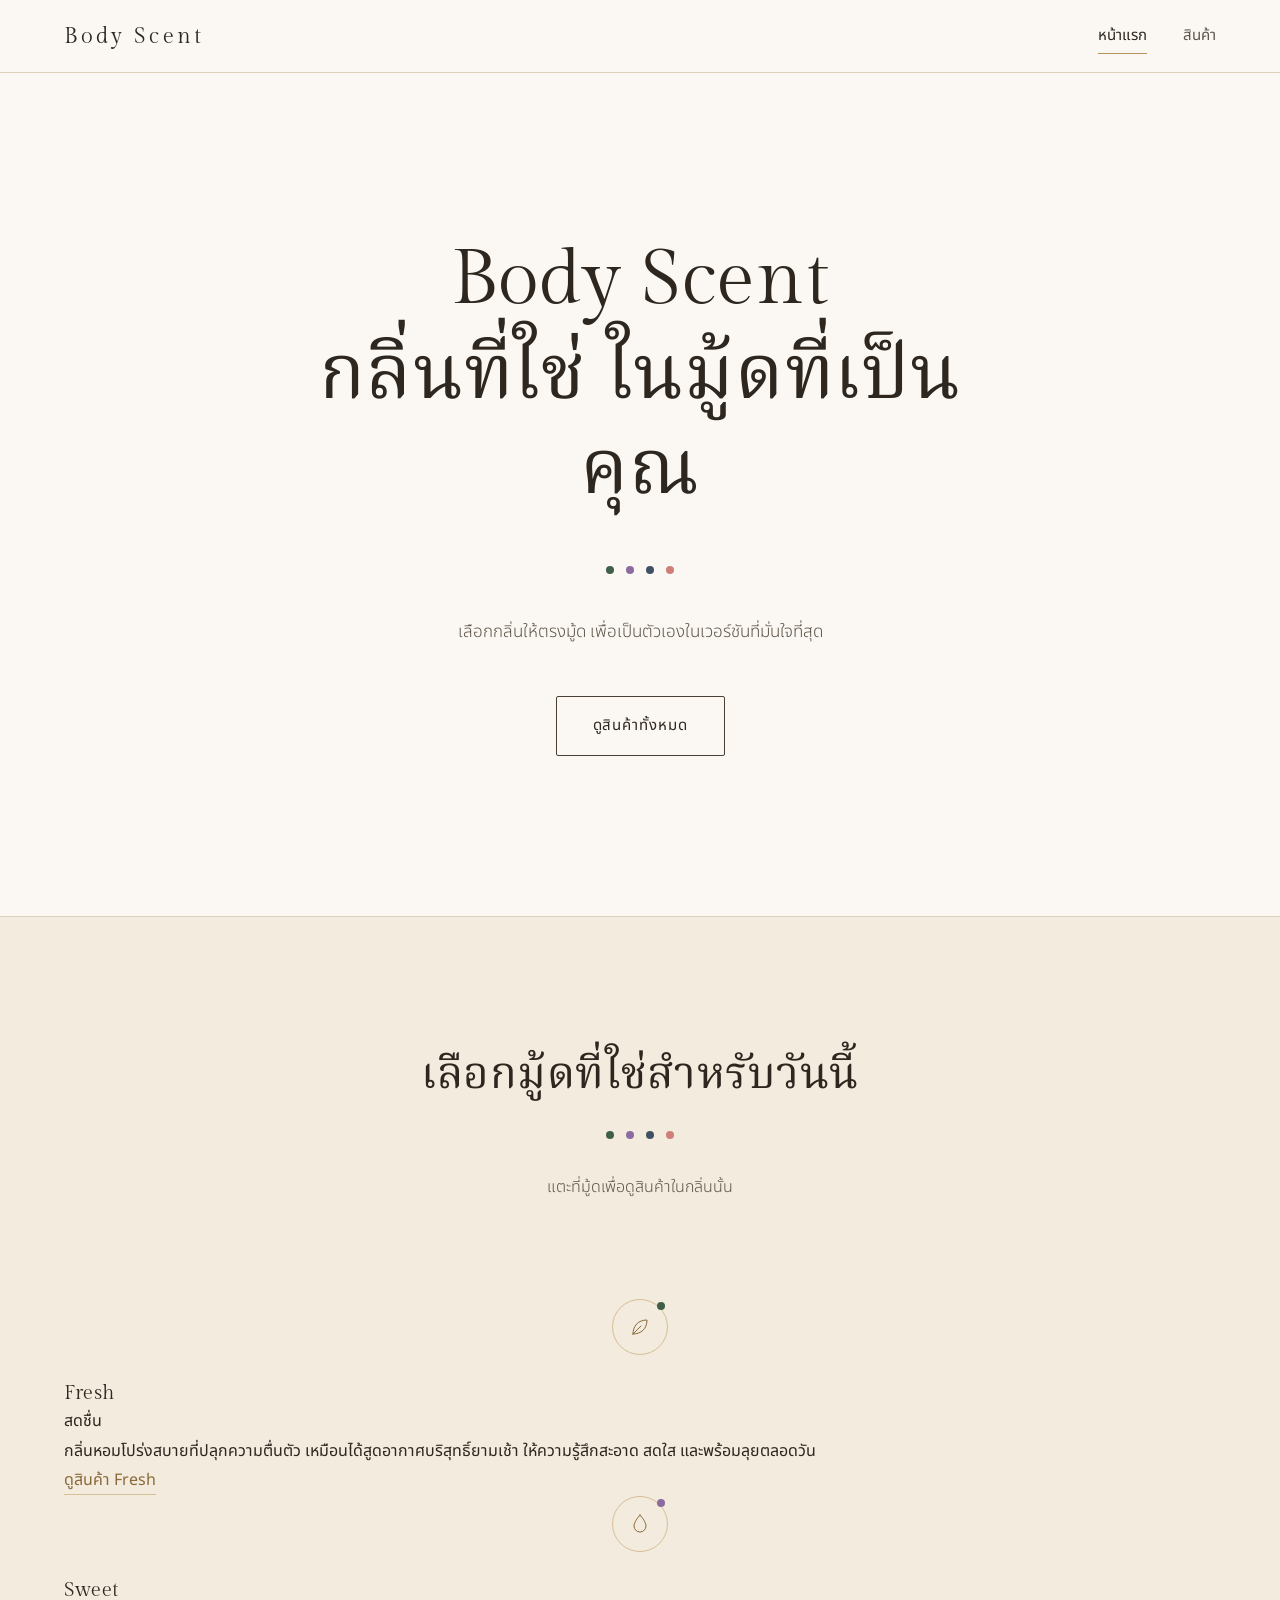
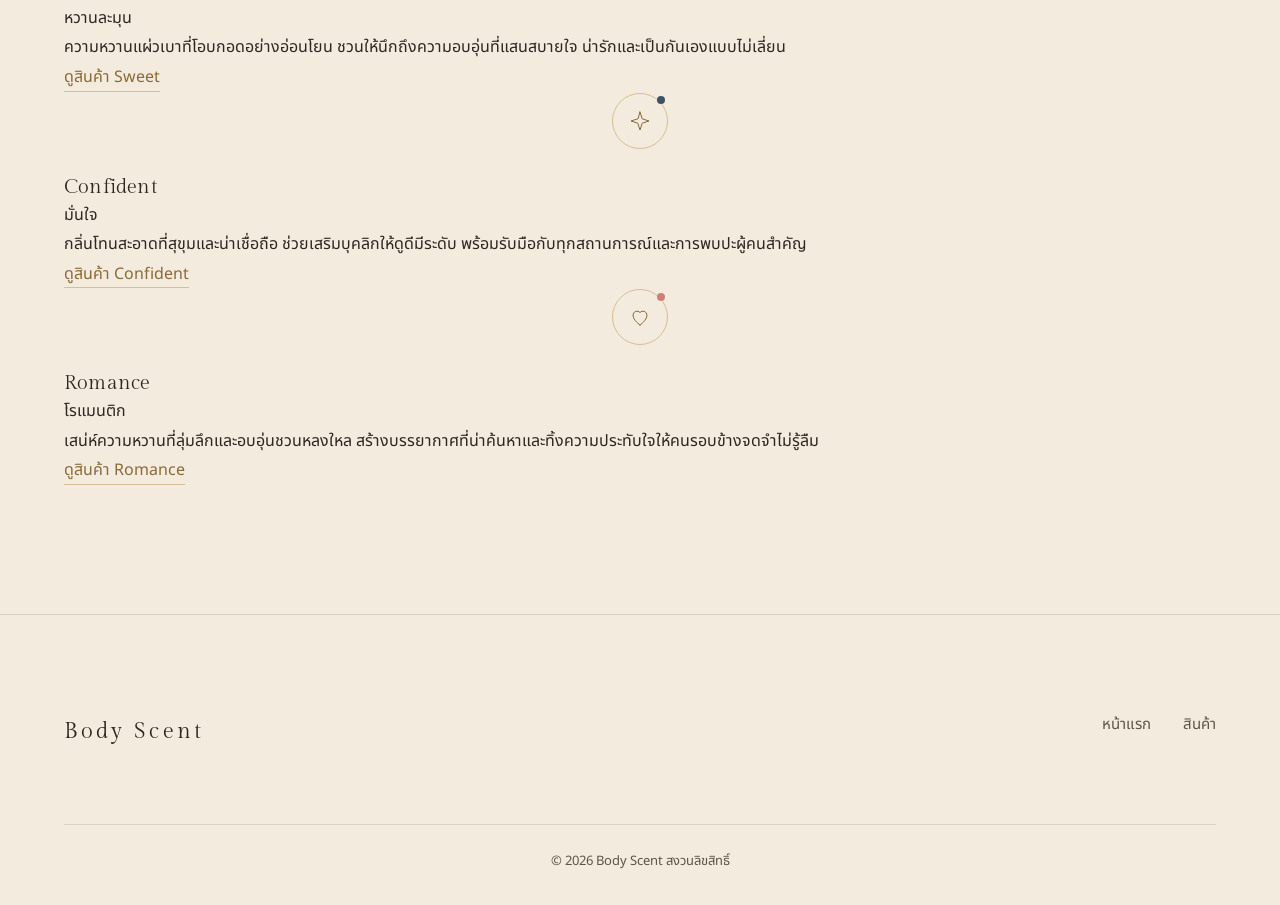
<file: index.html>
<!DOCTYPE html>
<html lang="th">
<head>
  <meta charset="utf-8">
  <meta name="viewport" content="width=device-width, initial-scale=1">
  <title>Body Scent — กลิ่นที่ใช่ ในมู้ดที่เป็นคุณ</title>
  <meta name="description" content="น้ำหอมฉีดตัวและโรลออน Body Scent เลือกกลิ่นให้ตรงมู้ด ทั้ง Fresh, Sweet, Confident และ Romance">
  <link rel="stylesheet" href="style.css">
</head>
<body>

  <header class="site-header">
    <div class="container site-header__inner">
      <a class="brand" href="index.html">Body Scent</a>
      <nav class="nav" aria-label="เมนูหลัก">
        <a href="index.html" aria-current="page">หน้าแรก</a>
        <a href="product.html">สินค้า</a>
      </nav>
    </div>
  </header>

  <main>
    <section class="hero hero--full">
      <div class="container hero__inner">
        <h1 class="hero__title">Body Scent<br>กลิ่นที่ใช่ ในมู้ดที่เป็นคุณ</h1>
        <span class="mood-dots" aria-hidden="true">
          <span class="mood-dot" data-mood="fresh"></span>
          <span class="mood-dot" data-mood="sweet"></span>
          <span class="mood-dot" data-mood="confident"></span>
          <span class="mood-dot" data-mood="romance"></span>
        </span>
        <p class="hero__lead">เลือกกลิ่นให้ตรงมู้ด เพื่อเป็นตัวเองในเวอร์ชันที่มั่นใจที่สุด</p>
        <div class="hero__actions">
          <a class="btn" href="product.html">ดูสินค้าทั้งหมด</a>
        </div>
      </div>
    </section>

    <section class="section section--cream" id="moods">
      <div class="container">
        <div class="section-head">
          <h2 class="section-head__title">เลือกมู้ดที่ใช่สำหรับวันนี้</h2>
          <span class="mood-dots" aria-hidden="true">
            <span class="mood-dot" data-mood="fresh"></span>
            <span class="mood-dot" data-mood="sweet"></span>
            <span class="mood-dot" data-mood="confident"></span>
            <span class="mood-dot" data-mood="romance"></span>
          </span>
          <p class="section-head__lead">แตะที่มู้ดเพื่อดูสินค้าในกลิ่นนั้น</p>
        </div>

        <div class="mood-grid">

          <a class="mood-card" href="product.html?mood=fresh" data-mood="fresh">
            <span class="feature__icon" aria-hidden="true">
              <svg viewBox="0 0 24 24" stroke-linecap="round" stroke-linejoin="round"><path d="M5 19c0-8 5-14 14-14 0 9-6 14-14 14z"/><path d="M5 19l8-8"/></svg>
              <span class="mood-dot"></span>
            </span>
            <h3 class="mood-card__title">Fresh</h3>
            <span class="mood-card__thai">สดชื่น</span>
            <p class="mood-card__text">กลิ่นหอมโปร่งสบายที่ปลุกความตื่นตัว เหมือนได้สูดอากาศบริสุทธิ์ยามเช้า ให้ความรู้สึกสะอาด สดใส และพร้อมลุยตลอดวัน</p>
            <span class="link-quiet mood-card__cta">ดูสินค้า Fresh</span>
          </a>

          <a class="mood-card" href="product.html?mood=sweet" data-mood="sweet">
            <span class="feature__icon" aria-hidden="true">
              <svg viewBox="0 0 24 24" stroke-linecap="round" stroke-linejoin="round"><path d="M12 3s6 6.5 6 11a6 6 0 0 1-12 0c0-4.5 6-11 6-11z"/></svg>
              <span class="mood-dot"></span>
            </span>
            <h3 class="mood-card__title">Sweet</h3>
            <span class="mood-card__thai">หวานละมุน</span>
            <p class="mood-card__text">ความหวานแผ่วเบาที่โอบกอดอย่างอ่อนโยน ชวนให้นึกถึงความอบอุ่นที่แสนสบายใจ น่ารักและเป็นกันเองแบบไม่เลี่ยน</p>
            <span class="link-quiet mood-card__cta">ดูสินค้า Sweet</span>
          </a>

          <a class="mood-card" href="product.html?mood=confident" data-mood="confident">
            <span class="feature__icon" aria-hidden="true">
              <svg viewBox="0 0 24 24" stroke-linecap="round" stroke-linejoin="round"><path d="M12 3l2.2 6.8L21 12l-6.8 2.2L12 21l-2.2-6.8L3 12l6.8-2.2z"/></svg>
              <span class="mood-dot"></span>
            </span>
            <h3 class="mood-card__title">Confident</h3>
            <span class="mood-card__thai">มั่นใจ</span>
            <p class="mood-card__text">กลิ่นโทนสะอาดที่สุขุมและน่าเชื่อถือ ช่วยเสริมบุคลิกให้ดูดีมีระดับ พร้อมรับมือกับทุกสถานการณ์และการพบปะผู้คนสำคัญ</p>
            <span class="link-quiet mood-card__cta">ดูสินค้า Confident</span>
          </a>

          <a class="mood-card" href="product.html?mood=romance" data-mood="romance">
            <span class="feature__icon" aria-hidden="true">
              <svg viewBox="0 0 24 24" stroke-linecap="round" stroke-linejoin="round"><path d="M12 20s-7-4.5-7-10a4 4 0 0 1 7-2.5A4 4 0 0 1 19 10c0 5.500-7 10-7 10z"/></svg>
              <span class="mood-dot"></span>
            </span>
            <h3 class="mood-card__title">Romance</h3>
            <span class="mood-card__thai">โรแมนติก</span>
            <p class="mood-card__text">เสน่ห์ความหวานที่ลุ่มลึกและอบอุ่นชวนหลงใหล สร้างบรรยากาศที่น่าค้นหาและทิ้งความประทับใจให้คนรอบข้างจดจำไม่รู้ลืม</p>
            <span class="link-quiet mood-card__cta">ดูสินค้า Romance</span>
          </a>

        </div>
      </div>
    </section>
  </main>

  <footer class="site-footer">
    <div class="container">
      <div class="site-footer__grid">
        <a class="brand" href="index.html">Body Scent</a>
        <nav class="site-footer__nav" aria-label="ลิงก์ท้ายหน้า">
          <a href="index.html">หน้าแรก</a>
          <a href="product.html">สินค้า</a>
        </nav>
      </div>
      <p class="site-footer__bottom">© 2026 Body Scent สงวนลิขสิทธิ์</p>
    </div>
  </footer>

  <script src="script.js"></script>
</body>
</html>
</file>
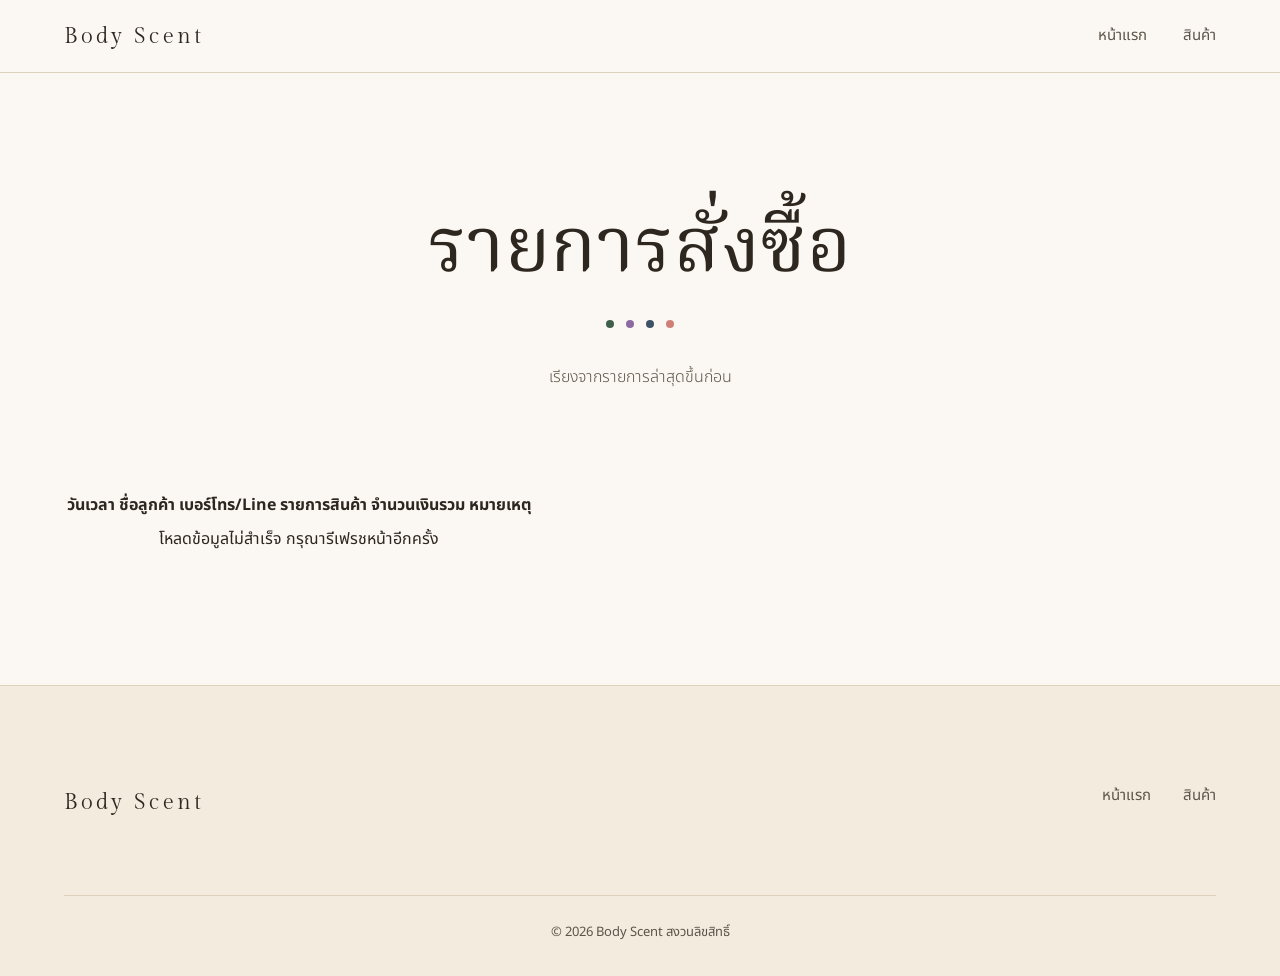
<file: admin.html>
<!DOCTYPE html>
<html lang="th">
<head>
  <meta charset="utf-8">
  <meta name="viewport" content="width=device-width, initial-scale=1">
  <meta name="robots" content="noindex, nofollow">
  <title>รายการสั่งซื้อ | Body Scent</title>
  <link rel="stylesheet" href="style.css">
</head>
<body>

  <header class="site-header">
    <div class="container site-header__inner">
      <a class="brand" href="index.html">Body Scent</a>
      <nav class="nav" aria-label="เมนูหลัก">
        <a href="index.html">หน้าแรก</a>
        <a href="product.html">สินค้า</a>
      </nav>
    </div>
  </header>

  <main>
    <section class="section">
      <div class="container">
        <div class="section-head">
          <h1 class="section-head__title page-title">รายการสั่งซื้อ</h1>
          <span class="mood-dots" aria-hidden="true">
            <span class="mood-dot" data-mood="fresh"></span>
            <span class="mood-dot" data-mood="sweet"></span>
            <span class="mood-dot" data-mood="confident"></span>
            <span class="mood-dot" data-mood="romance"></span>
          </span>
          <p class="section-head__lead">เรียงจากรายการล่าสุดขึ้นก่อน</p>
        </div>

        <div class="table-wrap">
          <table id="ordersTable" class="data-table">
            <thead>
              <tr>
                <th scope="col">วันเวลา</th>
                <th scope="col">ชื่อลูกค้า</th>
                <th scope="col">เบอร์โทร/Line</th>
                <th scope="col">รายการสินค้า</th>
                <th scope="col">จำนวนเงินรวม</th>
                <th scope="col">หมายเหตุ</th>
              </tr>
            </thead>
            <tbody></tbody>
          </table>
        </div>
      </div>
    </section>
  </main>

  <footer class="site-footer">
    <div class="container">
      <div class="site-footer__grid">
        <a class="brand" href="index.html">Body Scent</a>
        <nav class="site-footer__nav" aria-label="ลิงก์ท้ายหน้า">
          <a href="index.html">หน้าแรก</a>
          <a href="product.html">สินค้า</a>
        </nav>
      </div>
      <p class="site-footer__bottom">© 2026 Body Scent สงวนลิขสิทธิ์</p>
    </div>
  </footer>

  <script src="script.js"></script>
</body>
</html>
</file>
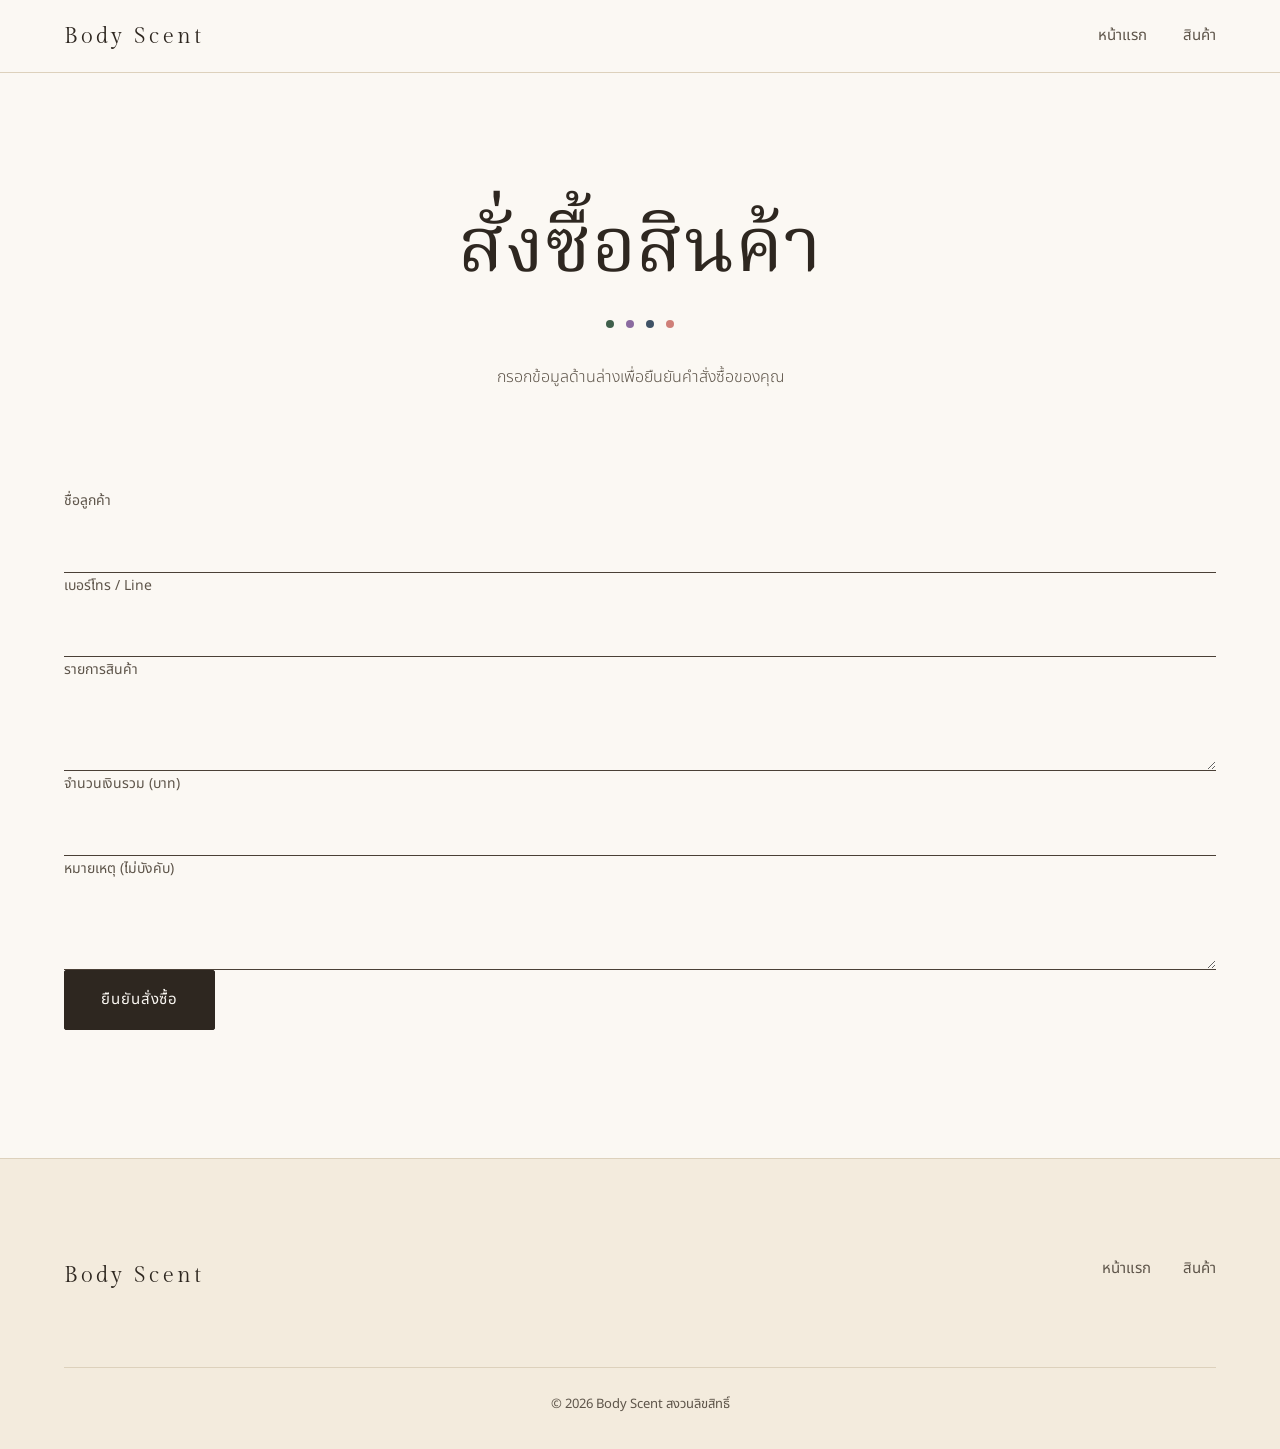
<file: order.html>
<!DOCTYPE html>
<html lang="th">
<head>
  <meta charset="utf-8">
  <meta name="viewport" content="width=device-width, initial-scale=1">
  <title>สั่งซื้อสินค้า | Body Scent</title>
  <link rel="stylesheet" href="style.css">
</head>
<body>

  <header class="site-header">
    <div class="container site-header__inner">
      <a class="brand" href="index.html">Body Scent</a>
      <nav class="nav" aria-label="เมนูหลัก">
        <a href="index.html">หน้าแรก</a>
        <a href="product.html">สินค้า</a>
      </nav>
    </div>
  </header>

  <main>
    <section class="section">
      <div class="container">
        <div class="section-head">
          <h1 class="section-head__title page-title">สั่งซื้อสินค้า</h1>
          <span class="mood-dots" aria-hidden="true">
            <span class="mood-dot" data-mood="fresh"></span>
            <span class="mood-dot" data-mood="sweet"></span>
            <span class="mood-dot" data-mood="confident"></span>
            <span class="mood-dot" data-mood="romance"></span>
          </span>
          <p class="section-head__lead">กรอกข้อมูลด้านล่างเพื่อยืนยันคำสั่งซื้อของคุณ</p>
        </div>

        <div class="form-card">
          <form id="orderForm" class="form-grid">
            <div class="field">
              <label for="customerName">ชื่อลูกค้า</label>
              <input class="input" type="text" id="customerName" name="customerName" required autocomplete="name">
            </div>

            <div class="field">
              <label for="contact">เบอร์โทร / Line</label>
              <input class="input" type="text" id="contact" name="contact" required>
            </div>

            <div class="field">
              <label for="items">รายการสินค้า</label>
              <textarea class="input" id="items" name="items" rows="2" required></textarea>
            </div>

            <div class="field">
              <label for="total">จำนวนเงินรวม (บาท)</label>
              <input class="input" type="text" id="total" name="total" inputmode="decimal" required>
            </div>

            <div class="field">
              <label for="note">หมายเหตุ (ไม่บังคับ)</label>
              <textarea class="input" id="note" name="note" rows="2"></textarea>
            </div>

            <button class="btn btn--solid" type="submit">ยืนยันสั่งซื้อ</button>
          </form>
        </div>
      </div>
    </section>
  </main>

  <footer class="site-footer">
    <div class="container">
      <div class="site-footer__grid">
        <a class="brand" href="index.html">Body Scent</a>
        <nav class="site-footer__nav" aria-label="ลิงก์ท้ายหน้า">
          <a href="index.html">หน้าแรก</a>
          <a href="product.html">สินค้า</a>
        </nav>
      </div>
      <p class="site-footer__bottom">© 2026 Body Scent สงวนลิขสิทธิ์</p>
    </div>
  </footer>

  <script src="script.js"></script>
</body>
</html>
</file>
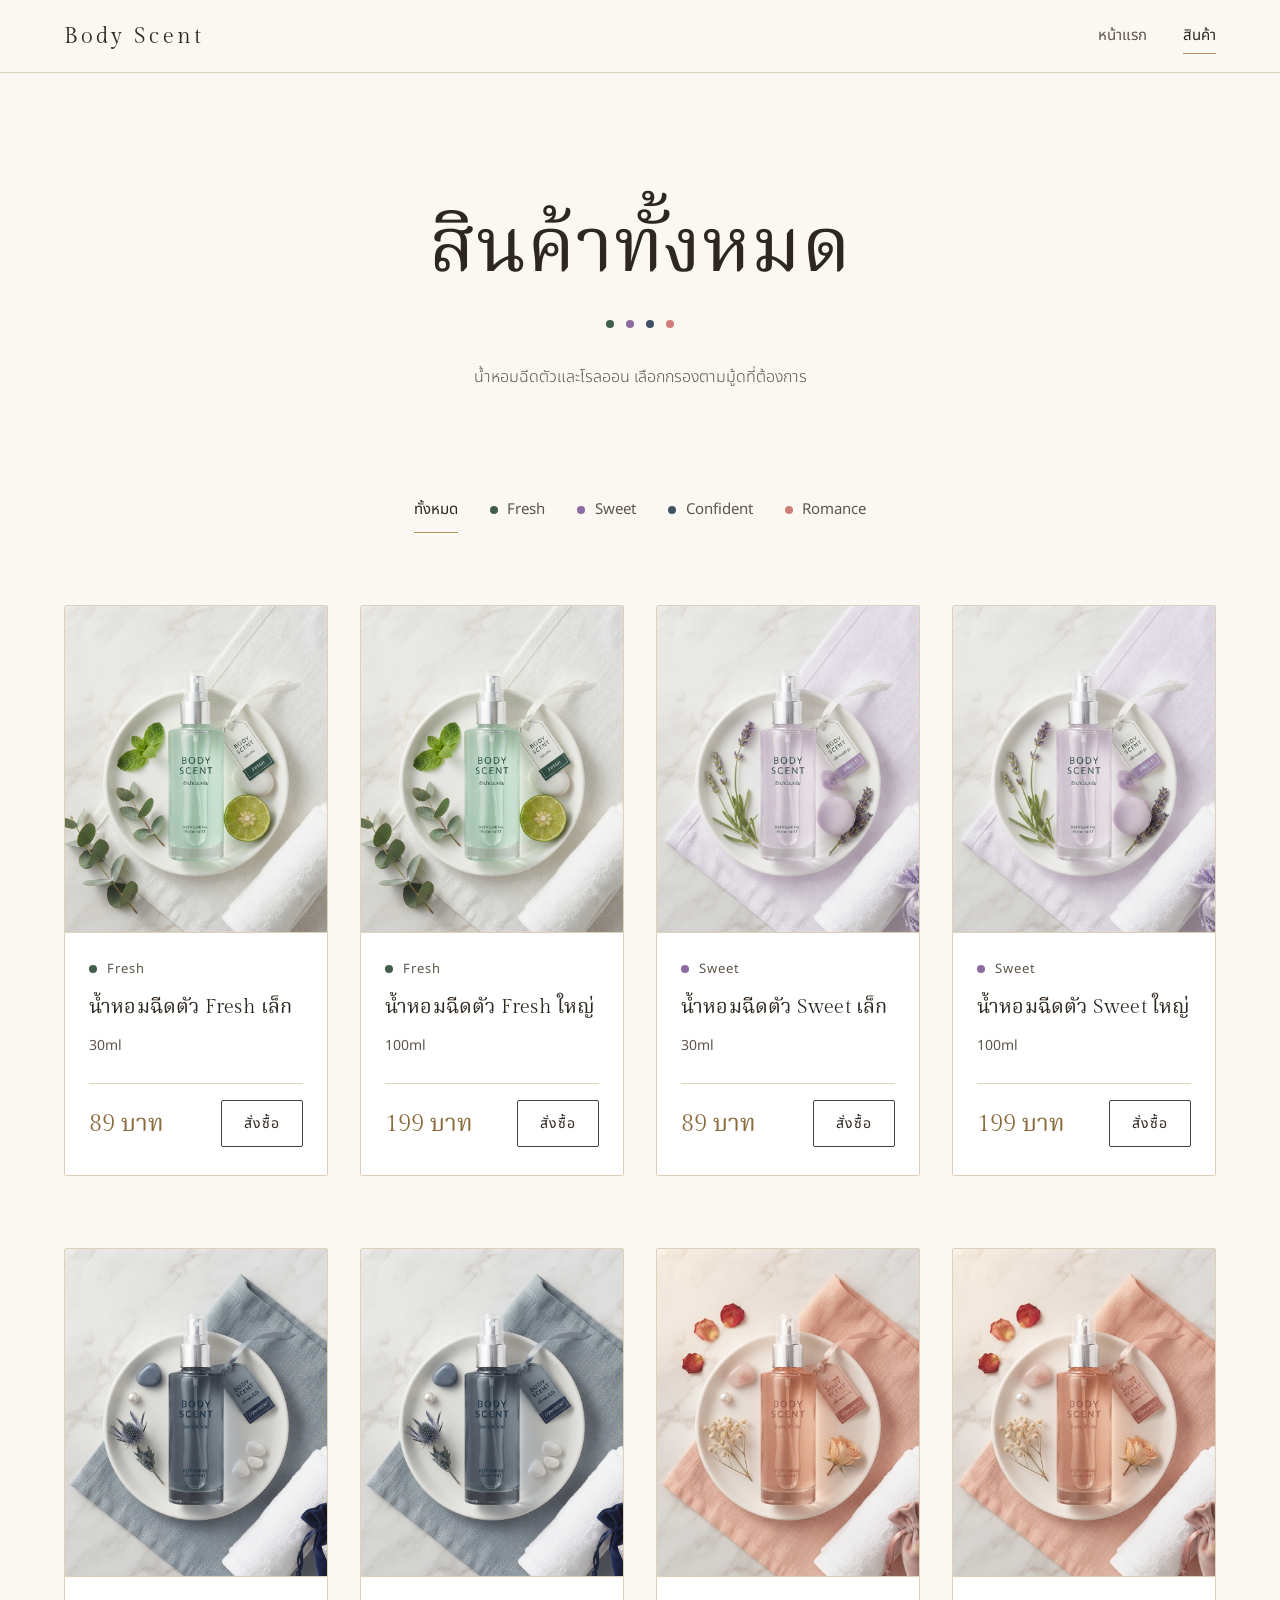
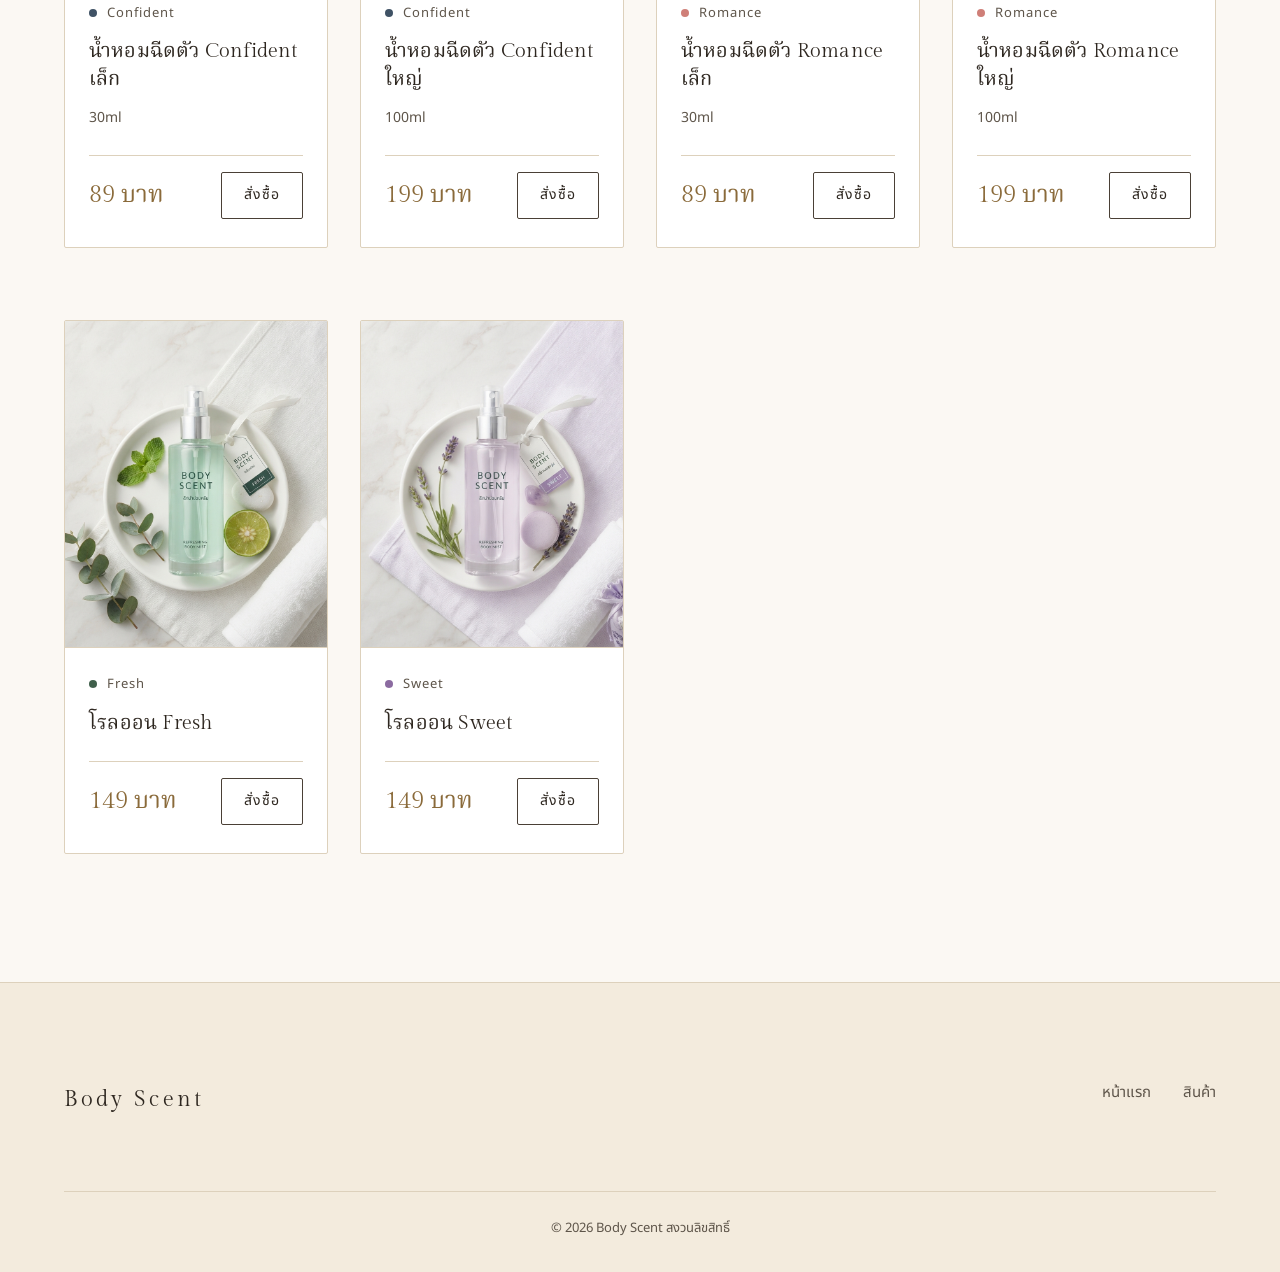
<file: product.html>
<!DOCTYPE html>
<html lang="th">
<head>
  <meta charset="utf-8">
  <meta name="viewport" content="width=device-width, initial-scale=1">
  <title>สินค้าทั้งหมด | Body Scent</title>
  <meta name="description" content="น้ำหอมฉีดตัวและโรลออน Body Scent เลือกดูตามมู้ด Fresh, Sweet, Confident และ Romance">
  <link rel="stylesheet" href="style.css">
</head>
<body>

  <header class="site-header">
    <div class="container site-header__inner">
      <a class="brand" href="index.html">Body Scent</a>
      <nav class="nav" aria-label="เมนูหลัก">
        <a href="index.html">หน้าแรก</a>
        <a href="product.html" aria-current="page">สินค้า</a>
      </nav>
    </div>
  </header>

  <main>
    <section class="section">
      <div class="container">
        <div class="section-head">
          <h1 class="section-head__title page-title">สินค้าทั้งหมด</h1>
          <span class="mood-dots" aria-hidden="true">
            <span class="mood-dot" data-mood="fresh"></span>
            <span class="mood-dot" data-mood="sweet"></span>
            <span class="mood-dot" data-mood="confident"></span>
            <span class="mood-dot" data-mood="romance"></span>
          </span>
          <p class="section-head__lead">น้ำหอมฉีดตัวและโรลออน เลือกกรองตามมู้ดที่ต้องการ</p>
        </div>

        <div id="filter-bar"></div>
        <div id="product-list"></div>
      </div>
    </section>
  </main>

  <footer class="site-footer">
    <div class="container">
      <div class="site-footer__grid">
        <a class="brand" href="index.html">Body Scent</a>
        <nav class="site-footer__nav" aria-label="ลิงก์ท้ายหน้า">
          <a href="index.html">หน้าแรก</a>
          <a href="product.html">สินค้า</a>
        </nav>
      </div>
      <p class="site-footer__bottom">© 2026 Body Scent สงวนลิขสิทธิ์</p>
    </div>
  </footer>

  <script src="script.js"></script>
</body>
</html>
</file>
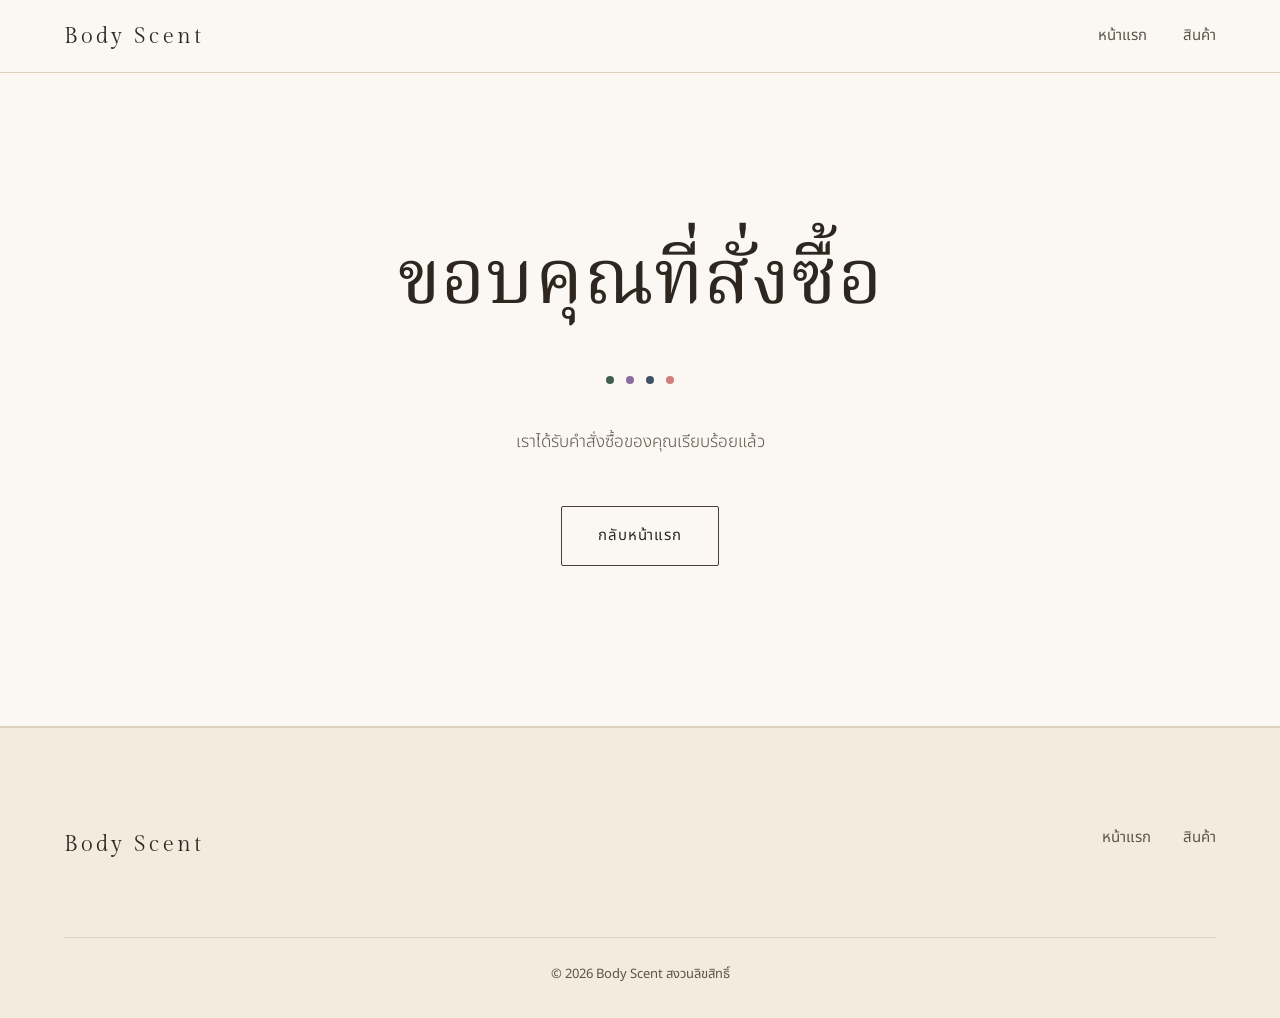
<file: thankyou.html>
<!DOCTYPE html>
<html lang="th">
<head>
  <meta charset="utf-8">
  <meta name="viewport" content="width=device-width, initial-scale=1">
  <title>ขอบคุณที่สั่งซื้อ | Body Scent</title>
  <link rel="stylesheet" href="style.css">
</head>
<body>

  <header class="site-header">
    <div class="container site-header__inner">
      <a class="brand" href="index.html">Body Scent</a>
      <nav class="nav" aria-label="เมนูหลัก">
        <a href="index.html">หน้าแรก</a>
        <a href="product.html">สินค้า</a>
      </nav>
    </div>
  </header>

  <main>
    <section class="hero">
      <div class="container hero__inner">
        <h1 class="hero__title page-title">ขอบคุณที่สั่งซื้อ</h1>
        <span class="mood-dots" aria-hidden="true">
          <span class="mood-dot" data-mood="fresh"></span>
          <span class="mood-dot" data-mood="sweet"></span>
          <span class="mood-dot" data-mood="confident"></span>
          <span class="mood-dot" data-mood="romance"></span>
        </span>
        <p class="hero__lead">เราได้รับคำสั่งซื้อของคุณเรียบร้อยแล้ว</p>
        <div class="hero__actions">
          <a class="btn" href="index.html">กลับหน้าแรก</a>
        </div>
      </div>
    </section>
  </main>

  <footer class="site-footer">
    <div class="container">
      <div class="site-footer__grid">
        <a class="brand" href="index.html">Body Scent</a>
        <nav class="site-footer__nav" aria-label="ลิงก์ท้ายหน้า">
          <a href="index.html">หน้าแรก</a>
          <a href="product.html">สินค้า</a>
        </nav>
      </div>
      <p class="site-footer__bottom">© 2026 Body Scent สงวนลิขสิทธิ์</p>
    </div>
  </footer>

</body>
</html>
</file>
<file: style.css>
/* =========================================================
   Body Scent — style.css
   ธีมพรีเมียม เรียบหรู มินิมอล
   ขาว-ครีม-เบจเข้ม + สีทอง/บรอนซ์อ่อนเป็น accent
   สี mood ใช้เป็นจุดเล็กๆ เท่านั้น ไม่ทาพื้นหลังการ์ด

   โครงสร้าง
   1. Tokens (สี / ฟอนต์ / ระยะห่าง)
   2. Base & Typography
   3. Layout
   4. Header & Nav
   5. Hero
   6. Buttons & Links
   7. Mood dot
   8. Section heading
   9. Filters
   10. Product card
   11. Features
   12. Form
   13. Footer
   14. Utilities
   15. Responsive
   ========================================================= */

@import url("https://fonts.googleapis.com/css2?family=Gilda+Display&family=Noto+Sans+Thai:wght@300;400;500&family=Noto+Serif+Thai:wght@300;400;500&display=swap");

/* ---------- 1. Tokens ---------- */
:root {
  /* พื้นหลัง: ขาว → ครีม → เบจ */
  --white: #ffffff;
  --ivory: #fbf8f3;
  --cream: #f3ebdd;
  --sand: #e4d8c3;

  /* เบจเข้ม (ใช้กับเส้น/ไอคอน ไม่ใช้เป็นสีตัวอักษรเล็ก) */
  --beige-deep: #9c8870;

  /* ตัวอักษร */
  --ink: #2e2720;
  --ink-soft: #5e554a;

  /* เส้น */
  --line: #ddd1bc;
  --line-strong: #4a4036;

  /* Accent ทอง/บรอนซ์อ่อน
     --gold ใช้กับเส้นและจุด / --gold-deep ใช้กับตัวอักษร (ผ่าน contrast) */
  --gold: #b8925a;
  --gold-deep: #8a6a3a;
  --gold-soft: #d6be96;

  /* สีประจำ mood (ใช้เป็นจุดเล็กๆ เท่านั้น) */
  --mood-fresh: #3f5f4b;
  --mood-sweet: #8b6ba0;
  --mood-confident: #3f5265;
  --mood-romance: #cf7f78;

  /* ฟอนต์
     Gilda Display ไม่มีอักษรไทย เบราว์เซอร์จะใช้ Noto Serif Thai แทนให้อัตโนมัติ */
  --font-display: "Gilda Display", "Noto Serif Thai", Georgia, "Times New Roman", serif;
  --font-body: "Noto Sans Thai", "Sarabun", system-ui, -apple-system, "Segoe UI", sans-serif;

  /* ระยะห่าง */
  --space-1: 0.5rem;
  --space-2: 0.75rem;
  --space-3: 1rem;
  --space-4: 1.5rem;
  --space-5: 2rem;
  --space-6: 3rem;
  --space-7: clamp(2.5rem, 6vw, 4.5rem);
  --space-8: clamp(3.5rem, 8vw, 6rem);

  --section-space: clamp(4.5rem, 10vw, 8.5rem);
  --gutter: clamp(1.25rem, 5vw, 3rem);
  --max-width: 72rem;
  --radius: 2px;
}

/* ---------- 2. Base & Typography ---------- */
*,
*::before,
*::after {
  box-sizing: border-box;
}

html {
  scroll-behavior: smooth;
  -webkit-text-size-adjust: 100%;
}

body {
  margin: 0;
  font-family: var(--font-body);
  font-weight: 400;
  font-size: 1rem;
  line-height: 1.85; /* ภาษาไทยต้องการ line-height สูงกว่าปกติ */
  color: var(--ink);
  background: var(--ivory);
  -webkit-font-smoothing: antialiased;
  text-rendering: optimizeLegibility;
}

img,
svg {
  display: block;
  max-width: 100%;
}

h1,
h2,
h3,
h4 {
  margin: 0;
  font-family: var(--font-display);
  font-weight: 400;
  line-height: 1.4;
  letter-spacing: 0.01em;
  color: var(--ink);
}

h1 { font-size: clamp(2.5rem, 7vw, 4.75rem); line-height: 1.25; }
h2 { font-size: clamp(1.75rem, 4vw, 2.75rem); }
h3 { font-size: 1.25rem; }

p {
  margin: 0;
}

a {
  color: inherit;
  text-decoration: none;
}

ul {
  margin: 0;
  padding: 0;
  list-style: none;
}

::selection {
  background: var(--gold-soft);
  color: var(--ink);
}

:focus-visible {
  outline: 2px solid var(--gold-deep);
  outline-offset: 3px;
}

/* attribute hidden ต้องชนะ display ของ component (ใช้ตอนกรองสินค้า) */
[hidden] {
  display: none !important;
}

/* ---------- 3. Layout ---------- */
.container {
  width: min(100% - 2 * var(--gutter), var(--max-width));
  margin-inline: auto;
}

.section {
  padding-block: var(--section-space);
}

.section--cream {
  background: var(--cream);
}

.section--white {
  background: var(--white);
}

/* ---------- 4. Header & Nav ---------- */
.site-header {
  position: sticky;
  top: 0;
  z-index: 50;
  background: rgba(251, 248, 243, 0.94);
  backdrop-filter: blur(8px);
  -webkit-backdrop-filter: blur(8px);
  border-bottom: 1px solid var(--line);
}

.site-header__inner {
  display: flex;
  align-items: center;
  justify-content: space-between;
  gap: var(--space-5);
  min-height: 4.5rem;
}

.brand {
  font-family: var(--font-display);
  font-size: 1.375rem;
  letter-spacing: 0.14em;
  color: var(--ink);
}

.nav {
  display: flex;
  align-items: center;
  gap: 2.25rem;
}

.nav a {
  padding-block: 0.25rem;
  font-size: 0.9375rem;
  color: var(--ink-soft);
  background: linear-gradient(var(--gold), var(--gold)) left bottom / 0 1px no-repeat;
  transition: background-size 0.3s ease, color 0.2s ease;
}

.nav a:hover,
.nav a[aria-current="page"] {
  color: var(--ink);
  background-size: 100% 1px;
}

/* ---------- 5. Hero ---------- */
/* hero ใช้ padding ของตัวเอง ไม่ต้องใส่ class .section คู่กัน */
.hero {
  padding-block: clamp(5rem, 14vw, 10rem);
  text-align: center;
  background: var(--ivory);
  border-bottom: 1px solid var(--line);
}

.hero__inner {
  max-width: 46rem;
  margin-inline: auto;
}

.hero__title {
  margin-bottom: var(--space-4);
}

.hero__lead {
  max-width: 34rem;
  margin: var(--space-5) auto 0;
  font-size: 1.0625rem;
  font-weight: 300;
  color: var(--ink-soft);
}

.hero__actions {
  display: flex;
  flex-wrap: wrap;
  justify-content: center;
  gap: var(--space-3);
  margin-top: var(--space-6);
}

/* ---------- 6. Buttons & Links ---------- */
.btn {
  display: inline-flex;
  align-items: center;
  justify-content: center;
  padding: 0.95rem 2.25rem;
  font: inherit;
  font-size: 0.9375rem;
  letter-spacing: 0.06em;
  color: var(--ink);
  background: transparent;
  border: 1px solid var(--line-strong);
  border-radius: var(--radius);
  cursor: pointer;
  transition: background-color 0.25s ease, color 0.25s ease, border-color 0.25s ease;
}

.btn:hover {
  color: var(--ivory);
  background: var(--ink);
  border-color: var(--ink);
}

.btn--solid {
  color: var(--ivory);
  background: var(--ink);
  border-color: var(--ink);
}

.btn--solid:hover {
  color: var(--ink);
  background: transparent;
}

.btn--small {
  padding: 0.6rem 1.4rem;
  font-size: 0.875rem;
}

.link-quiet {
  color: var(--gold-deep);
  border-bottom: 1px solid var(--gold-soft);
  padding-bottom: 0.1rem;
  transition: border-color 0.2s ease;
}

.link-quiet:hover {
  border-color: var(--gold-deep);
}

/* ---------- 7. Mood dot ----------
   ใส่ data-mood="fresh|sweet|confident|romance" ที่ element ไหนก็ได้
   แล้ว .mood-dot ที่อยู่ข้างใน (หรือตัวเอง) จะได้สีนั้น
   ไม่ใส่ data-mood = ใช้สีทอง */
[data-mood="fresh"]     { --mood: var(--mood-fresh); }
[data-mood="sweet"]     { --mood: var(--mood-sweet); }
[data-mood="confident"] { --mood: var(--mood-confident); }
[data-mood="romance"]   { --mood: var(--mood-romance); }

.mood-dot {
  display: inline-block;
  flex: none;
  width: 0.5rem;
  height: 0.5rem;
  border-radius: 50%;
  background: var(--mood, var(--gold));
}

/* จุดมีวงแหวนบางๆ รอบนอก */
.mood-dot--ring {
  box-shadow: 0 0 0 3px var(--ivory), 0 0 0 4px var(--mood, var(--gold));
}

.section--cream .mood-dot--ring { box-shadow: 0 0 0 3px var(--cream), 0 0 0 4px var(--mood, var(--gold)); }
.section--white .mood-dot--ring,
.product-card .mood-dot--ring   { box-shadow: 0 0 0 3px var(--white), 0 0 0 4px var(--mood, var(--gold)); }

/* แถวจุดครบ 4 mood (ใช้เป็นตัวคั่นใต้หัวข้อ) */
.mood-dots {
  display: inline-flex;
  align-items: center;
  gap: 0.75rem;
}

/* ---------- 8. Section heading ---------- */
.section-head {
  max-width: 40rem;
  margin: 0 auto var(--space-8);
  text-align: center;
}

.section-head__title + .mood-dots,
.section-head__title + .mood-dot,
.hero__title + .mood-dots {
  margin-top: var(--space-4);
}

.section-head__lead {
  margin-top: var(--space-4);
  font-weight: 300;
  color: var(--ink-soft);
}

/* ---------- 9. Filters ---------- */
.filters {
  display: flex;
  flex-wrap: wrap;
  justify-content: center;
  gap: 0.25rem var(--space-5);
  margin-bottom: var(--space-7);
}

.filter-btn {
  display: inline-flex;
  align-items: center;
  gap: 0.6rem;
  padding: 0.5rem 0;
  font: inherit;
  font-size: 0.9375rem;
  color: var(--ink-soft);
  background: none;
  border: 0;
  border-bottom: 1px solid transparent;
  cursor: pointer;
  transition: color 0.2s ease, border-color 0.2s ease;
}

.filter-btn:hover {
  color: var(--ink);
}

.filter-btn.is-active {
  color: var(--ink);
  border-bottom-color: var(--gold);
}

/* ---------- 10. Product card ---------- */
.product-grid {
  display: grid;
  grid-template-columns: repeat(auto-fill, minmax(min(100%, 15.5rem), 1fr));
  gap: var(--space-7) var(--space-5);
}

.product-card {
  display: flex;
  flex-direction: column;
  background: var(--white);
  border: 1px solid var(--line);
  border-radius: var(--radius);
  transition: border-color 0.3s ease;
}

.product-card:hover {
  border-color: var(--gold);
}

.product-card__media {
  aspect-ratio: 4 / 5;
  overflow: hidden;
  background: var(--cream);
  border-bottom: 1px solid var(--line);
}

.product-card__media img {
  width: 100%;
  height: 100%;
  object-fit: cover;
}

.product-card__body {
  display: flex;
  flex: 1;
  flex-direction: column;
  gap: var(--space-2);
  padding: var(--space-4) var(--space-4) 1.75rem;
}

.product-card__mood {
  display: flex;
  align-items: center;
  gap: 0.6rem;
  font-size: 0.8125rem;
  letter-spacing: 0.08em;
  color: var(--ink-soft);
}

.product-card__name {
  font-size: 1.25rem;
}

.product-card__meta {
  font-size: 0.875rem;
  color: var(--ink-soft);
}

.product-card__desc {
  flex: 1;
  font-size: 0.9375rem;
  line-height: 1.8;
  color: var(--ink-soft);
}

.product-card__footer {
  display: flex;
  align-items: center;
  justify-content: space-between;
  gap: var(--space-3);
  margin-top: var(--space-2);
  padding-top: var(--space-3);
  border-top: 1px solid var(--line);
}

.product-card__price {
  font-family: var(--font-display);
  font-size: 1.5rem;
  color: var(--gold-deep);
}

/* ---------- 11. Features (ไอคอนวงกลมเส้นบาง + จุด mood) ---------- */
.feature-list {
  display: grid;
  grid-template-columns: repeat(auto-fit, minmax(min(100%, 14rem), 1fr));
  gap: var(--space-7) var(--space-6);
}

.feature {
  text-align: center;
}

.feature__icon {
  position: relative;
  display: grid;
  place-items: center;
  width: 3.5rem;
  height: 3.5rem;
  margin: 0 auto var(--space-4);
  color: var(--gold-deep);
  border: 1px solid var(--gold-soft);
  border-radius: 50%;
}

.feature__icon svg {
  width: 1.5rem;
  height: 1.5rem;
  stroke: currentColor;
  stroke-width: 1;
  fill: none;
}

.feature__icon .mood-dot {
  position: absolute;
  top: 0.15rem;
  right: 0.15rem;
}

.feature__title {
  margin-bottom: var(--space-1);
}

.feature__text {
  max-width: 18rem;
  margin-inline: auto;
  font-size: 0.9375rem;
  color: var(--ink-soft);
}

/* ---------- 12. Form ---------- */
.field {
  display: flex;
  flex-direction: column;
  gap: 0.35rem;
  text-align: left;
}

.field label {
  font-size: 0.875rem;
  color: var(--ink-soft);
}

.input {
  width: 100%;
  padding: 0.7rem 0;
  font: inherit;
  color: var(--ink);
  background: transparent;
  border: 0;
  border-bottom: 1px solid var(--line-strong);
  border-radius: 0;
  transition: border-color 0.2s ease;
}

.input::placeholder {
  color: var(--beige-deep);
}

.input:focus {
  outline: none;
  border-bottom-color: var(--gold-deep);
}

/* ---------- 13. Footer ---------- */
.site-footer {
  padding-block: var(--space-8) var(--space-5);
  font-size: 0.9375rem;
  color: var(--ink-soft);
  background: var(--cream);
  border-top: 1px solid var(--line);
}

.site-footer__grid {
  display: flex;
  flex-wrap: wrap;
  justify-content: space-between;
  gap: var(--space-6);
}

.site-footer__nav {
  display: flex;
  flex-wrap: wrap;
  gap: var(--space-2) var(--space-5);
}

.site-footer__nav a:hover {
  color: var(--ink);
}

.site-footer__bottom {
  margin-top: var(--space-7);
  padding-top: var(--space-4);
  font-size: 0.8125rem;
  text-align: center;
  border-top: 1px solid var(--line);
}

/* ---------- 14. Utilities ---------- */
.text-center { text-align: center; }

.rule-gold {
  width: 3rem;
  height: 1px;
  margin-inline: auto;
  background: var(--gold);
  border: 0;
}

.sr-only {
  position: absolute;
  width: 1px;
  height: 1px;
  margin: -1px;
  padding: 0;
  overflow: hidden;
  clip: rect(0, 0, 0, 0);
  white-space: nowrap;
  border: 0;
}

/* ---------- 15. Responsive ---------- */
@media (max-width: 900px) {
  .nav { gap: 1.5rem; }
}

@media (max-width: 640px) {
  .site-header__inner {
    flex-direction: column;
    gap: var(--space-1);
    padding-block: var(--space-3);
    min-height: 0;
  }

  .nav {
    flex-wrap: wrap;
    justify-content: center;
    gap: 0.25rem 1.25rem;
  }

  .nav a { font-size: 0.875rem; }

  .hero__actions {
    flex-direction: column;
    align-items: stretch;
    max-width: 20rem;
    margin-inline: auto;
  }

  .filters { gap: 0.25rem var(--space-4); }

  .product-card__body { padding: var(--space-4) 1.25rem 1.5rem; }

  .site-footer__grid {
    flex-direction: column;
    align-items: center;
    text-align: center;
  }

  .site-footer__nav { justify-content: center; }
}

@media (prefers-reduced-motion: reduce) {
  html { scroll-behavior: auto; }

  *,
  *::before,
  *::after {
    transition-duration: 0.01ms !important;
    animation-duration: 0.01ms !important;
  }
}
</file>
